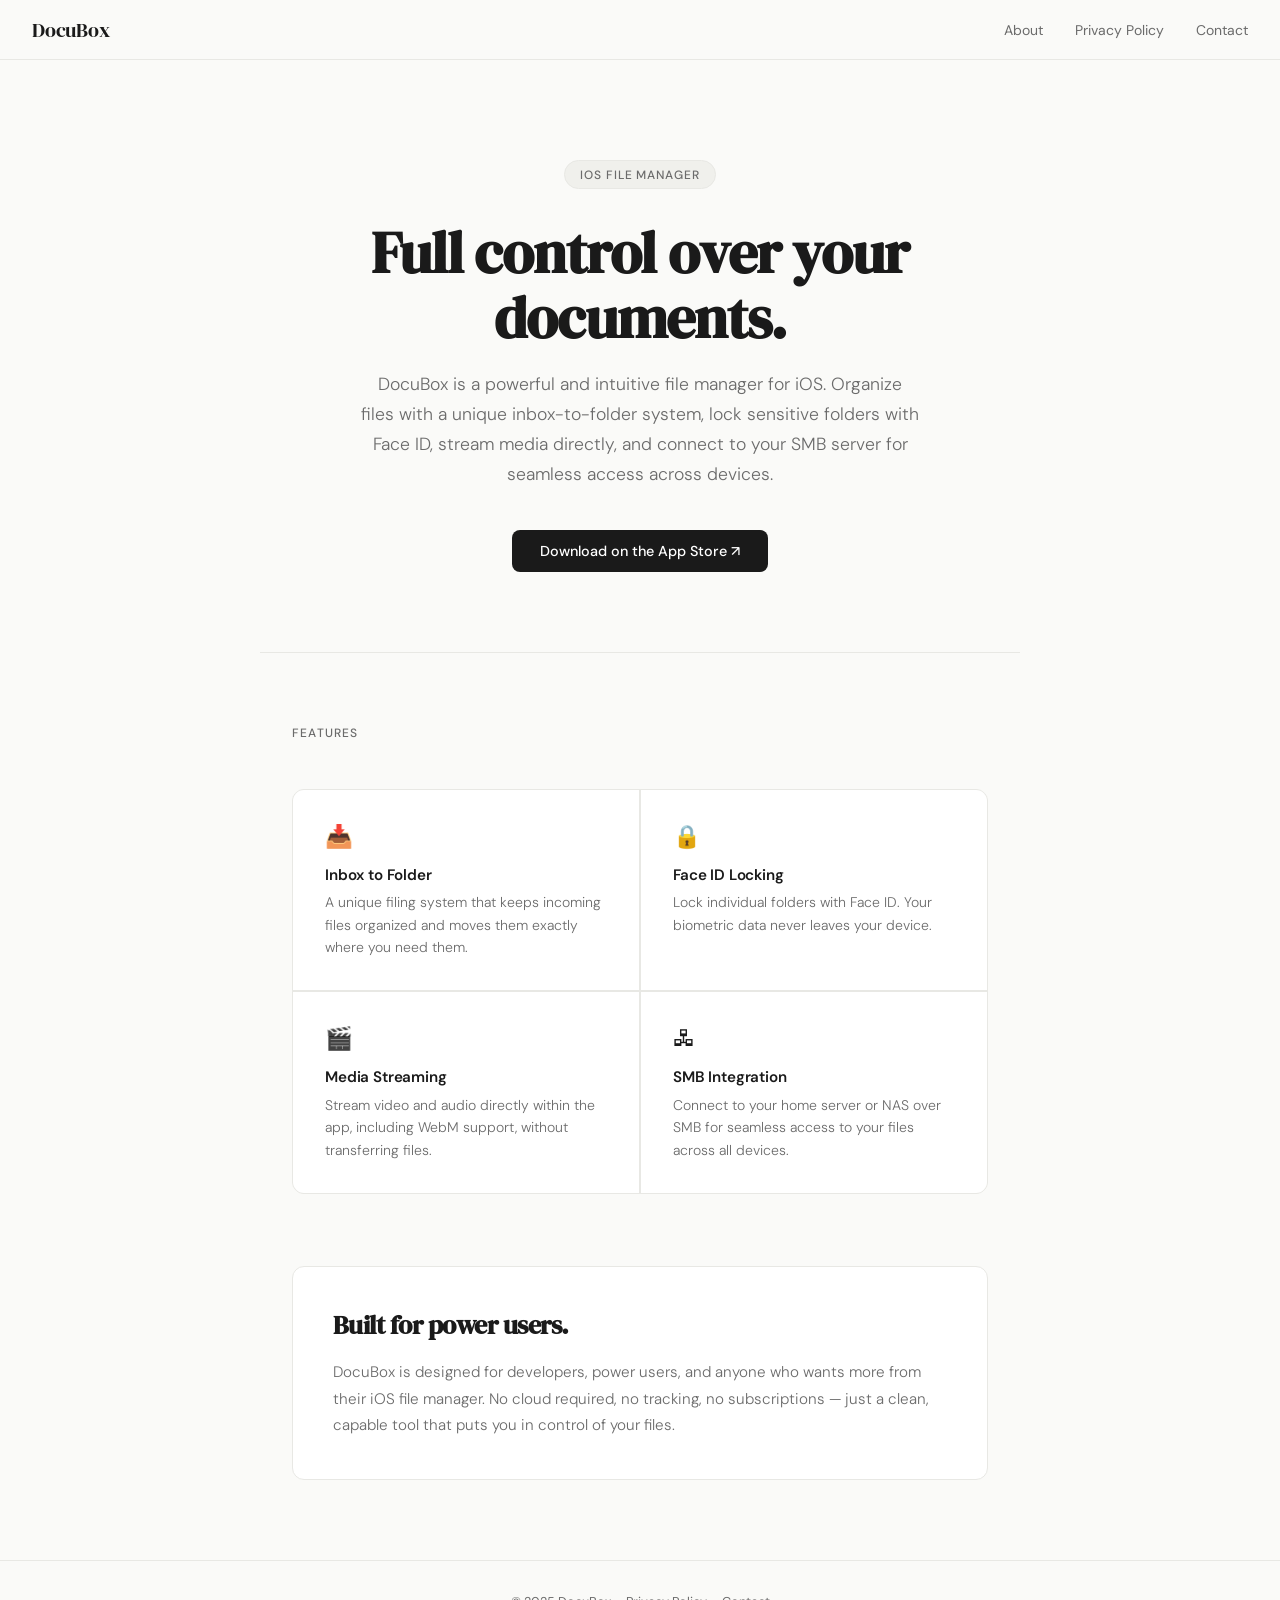
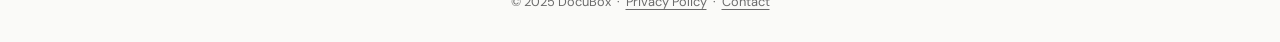
<file: index.html>
<!DOCTYPE html>
<html lang="en">
<head>
  <meta charset="UTF-8" />
  <meta name="viewport" content="width=device-width, initial-scale=1.0" />
  <title>DocuBox — File Manager for iOS</title>
  <link href="https://fonts.googleapis.com/css2?family=DM+Sans:wght@300;400;500;600&family=DM+Serif+Display&display=swap" rel="stylesheet" />
  <style>
    *, *::before, *::after { box-sizing: border-box; margin: 0; padding: 0; }

    :root {
      --bg: #fafaf8;
      --surface: #ffffff;
      --text: #1a1a1a;
      --muted: #6b6b6b;
      --accent: #2c2c2c;
      --border: #e8e8e4;
      --pill-bg: #f0f0ec;
    }

    html { scroll-behavior: smooth; }

    body {
      font-family: 'DM Sans', sans-serif;
      background: var(--bg);
      color: var(--text);
      min-height: 100vh;
      -webkit-font-smoothing: antialiased;
    }

    /* NAV */
    nav {
      position: sticky;
      top: 0;
      z-index: 100;
      background: rgba(250, 250, 248, 0.92);
      backdrop-filter: blur(12px);
      border-bottom: 1px solid var(--border);
      padding: 0 2rem;
      height: 60px;
      display: flex;
      align-items: center;
      justify-content: space-between;
    }

    .nav-logo {
      font-family: 'DM Serif Display', serif;
      font-size: 1.25rem;
      color: var(--text);
      text-decoration: none;
      letter-spacing: -0.01em;
    }

    .nav-links {
      display: flex;
      gap: 2rem;
      list-style: none;
    }

    .nav-links a {
      font-size: 0.875rem;
      color: var(--muted);
      text-decoration: none;
      font-weight: 400;
      transition: color 0.2s;
    }

    .nav-links a:hover { color: var(--text); }

    /* HERO */
    .hero {
      max-width: 760px;
      margin: 0 auto;
      padding: 100px 2rem 80px;
      text-align: center;
    }

    .hero-badge {
      display: inline-block;
      background: var(--pill-bg);
      border: 1px solid var(--border);
      color: var(--muted);
      font-size: 0.75rem;
      font-weight: 500;
      letter-spacing: 0.08em;
      text-transform: uppercase;
      padding: 0.35rem 0.9rem;
      border-radius: 100px;
      margin-bottom: 2rem;
    }

    .hero h1 {
      font-family: 'DM Serif Display', serif;
      font-size: clamp(2.4rem, 6vw, 3.6rem);
      line-height: 1.12;
      letter-spacing: -0.02em;
      color: var(--text);
      margin-bottom: 1.25rem;
    }

    .hero p {
      font-size: 1.1rem;
      color: var(--muted);
      line-height: 1.7;
      max-width: 560px;
      margin: 0 auto 2.5rem;
      font-weight: 300;
    }

    .hero-cta {
      display: inline-flex;
      align-items: center;
      gap: 0.5rem;
      background: var(--text);
      color: #fff;
      text-decoration: none;
      font-size: 0.9rem;
      font-weight: 500;
      padding: 0.75rem 1.75rem;
      border-radius: 8px;
      transition: opacity 0.2s;
    }

    .hero-cta:hover { opacity: 0.82; }

    /* DIVIDER */
    .divider {
      max-width: 760px;
      margin: 0 auto;
      padding: 0 2rem;
      border: none;
      border-top: 1px solid var(--border);
    }

    /* FEATURES */
    .features {
      max-width: 760px;
      margin: 0 auto;
      padding: 72px 2rem;
    }

    .features-label {
      font-size: 0.75rem;
      font-weight: 500;
      letter-spacing: 0.1em;
      text-transform: uppercase;
      color: var(--muted);
      margin-bottom: 3rem;
    }

    .features-grid {
      display: grid;
      grid-template-columns: 1fr 1fr;
      gap: 2px;
      background: var(--border);
      border: 1px solid var(--border);
      border-radius: 12px;
      overflow: hidden;
    }

    .feature-card {
      background: var(--surface);
      padding: 2rem;
    }

    .feature-icon {
      font-size: 1.4rem;
      margin-bottom: 0.875rem;
      display: block;
    }

    .feature-card h3 {
      font-size: 0.95rem;
      font-weight: 600;
      margin-bottom: 0.4rem;
      letter-spacing: -0.01em;
    }

    .feature-card p {
      font-size: 0.875rem;
      color: var(--muted);
      line-height: 1.6;
      font-weight: 300;
    }

    /* ABOUT */
    .about {
      max-width: 760px;
      margin: 0 auto;
      padding: 0 2rem 80px;
    }

    .about-inner {
      background: var(--surface);
      border: 1px solid var(--border);
      border-radius: 12px;
      padding: 2.5rem;
    }

    .about-inner h2 {
      font-family: 'DM Serif Display', serif;
      font-size: 1.6rem;
      letter-spacing: -0.02em;
      margin-bottom: 1rem;
    }

    .about-inner p {
      font-size: 0.95rem;
      color: var(--muted);
      line-height: 1.75;
      font-weight: 300;
    }

    /* FOOTER */
    footer {
      border-top: 1px solid var(--border);
      padding: 2rem;
      text-align: center;
    }

    footer p {
      font-size: 0.8rem;
      color: var(--muted);
    }

    footer a {
      color: var(--muted);
      text-decoration: underline;
      text-underline-offset: 3px;
    }

    footer a:hover { color: var(--text); }

    @media (max-width: 560px) {
      .features-grid { grid-template-columns: 1fr; }
      .hero { padding: 60px 1.5rem 60px; }
    }
  </style>
</head>
<body>

  <nav>
    <a class="nav-logo" href="index.html">DocuBox</a>
    <ul class="nav-links">
      <li><a href="index.html">About</a></li>
      <li><a href="privacy-policy.html">Privacy Policy</a></li>
      <li><a href="contact.html">Contact</a></li>
    </ul>
  </nav>

  <section class="hero">
    <span class="hero-badge">iOS File Manager</span>
    <h1>Full control over your documents.</h1>
    <p>DocuBox is a powerful and intuitive file manager for iOS. Organize files with a unique inbox-to-folder system, lock sensitive folders with Face ID, stream media directly, and connect to your SMB server for seamless access across devices.</p>
    <a class="hero-cta" href="https://apps.apple.com/us/app/docubox/id6749492559" target="_blank">
      Download on the App Store ↗
    </a>
  </section>

  <hr class="divider" />

  <section class="features">
    <p class="features-label">Features</p>
    <div class="features-grid">
      <div class="feature-card">
        <span class="feature-icon">📥</span>
        <h3>Inbox to Folder</h3>
        <p>A unique filing system that keeps incoming files organized and moves them exactly where you need them.</p>
      </div>
      <div class="feature-card">
        <span class="feature-icon">🔒</span>
        <h3>Face ID Locking</h3>
        <p>Lock individual folders with Face ID. Your biometric data never leaves your device.</p>
      </div>
      <div class="feature-card">
        <span class="feature-icon">🎬</span>
        <h3>Media Streaming</h3>
        <p>Stream video and audio directly within the app, including WebM support, without transferring files.</p>
      </div>
      <div class="feature-card">
        <span class="feature-icon">🖧</span>
        <h3>SMB Integration</h3>
        <p>Connect to your home server or NAS over SMB for seamless access to your files across all devices.</p>
      </div>
    </div>
  </section>

  <section class="about">
    <div class="about-inner">
      <h2>Built for power users.</h2>
      <p>DocuBox is designed for developers, power users, and anyone who wants more from their iOS file manager. No cloud required, no tracking, no subscriptions — just a clean, capable tool that puts you in control of your files.</p>
    </div>
  </section>

  <footer>
    <p>
      © 2025 DocuBox &nbsp;·&nbsp;
      <a href="privacy-policy.html">Privacy Policy</a> &nbsp;·&nbsp;
      <a href="contact.html">Contact</a>
    </p>
  </footer>

</body>
</html>
</file>
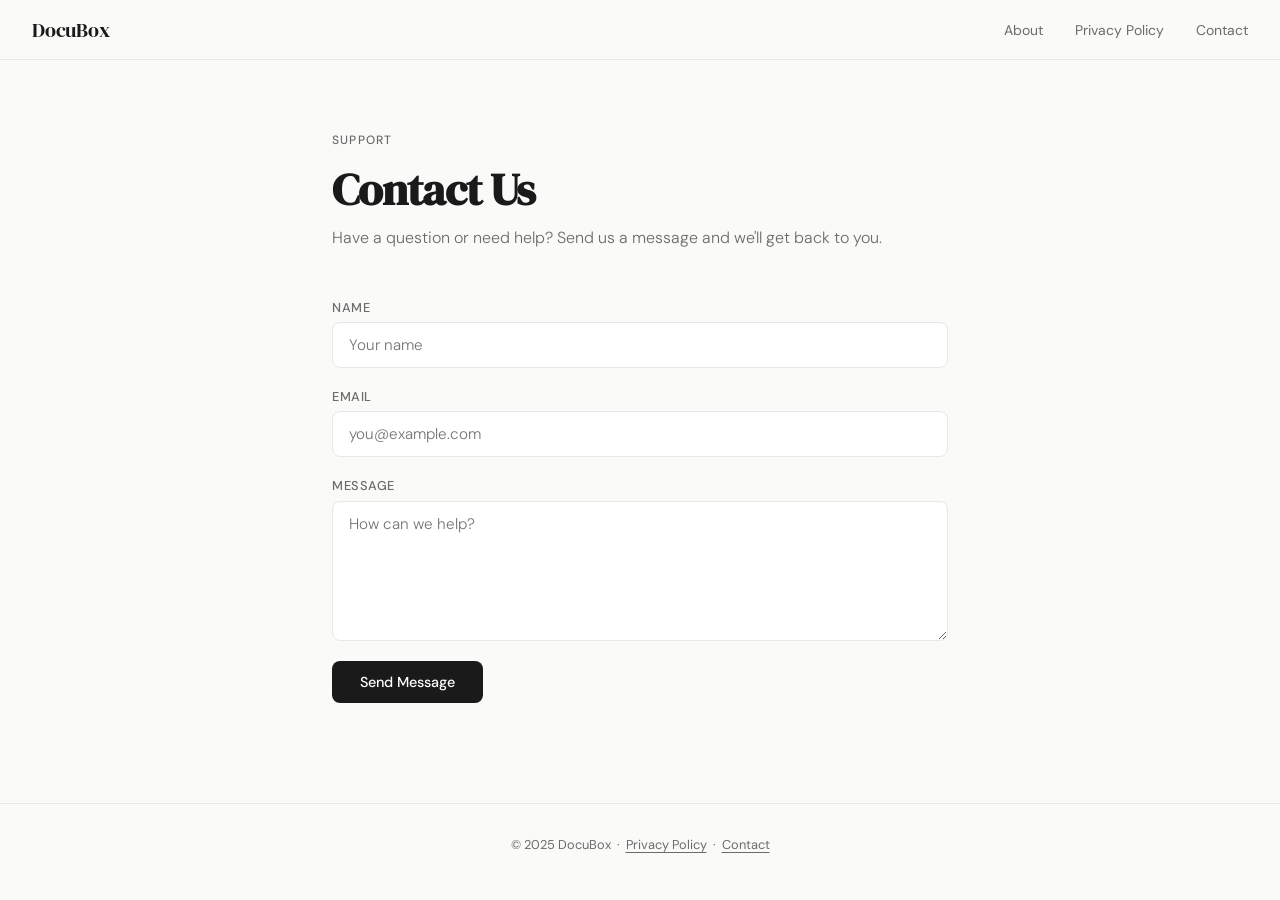
<file: contact.html>
<!DOCTYPE html>
<html lang="en">
<head>
  <meta charset="UTF-8" />
  <meta name="viewport" content="width=device-width, initial-scale=1.0" />
  <title>Contact — DocuBox</title>
  <link href="https://fonts.googleapis.com/css2?family=DM+Sans:wght@300;400;500;600&family=DM+Serif+Display&display=swap" rel="stylesheet" />
  <style>
    *, *::before, *::after { box-sizing: border-box; margin: 0; padding: 0; }

    :root {
      --bg: #fafaf8;
      --surface: #ffffff;
      --text: #1a1a1a;
      --muted: #6b6b6b;
      --accent: #2c2c2c;
      --border: #e8e8e4;
      --pill-bg: #f0f0ec;
    }

    html { scroll-behavior: smooth; }

    body {
      font-family: 'DM Sans', sans-serif;
      background: var(--bg);
      color: var(--text);
      min-height: 100vh;
      -webkit-font-smoothing: antialiased;
    }

    /* NAV */
    nav {
      position: sticky;
      top: 0;
      z-index: 100;
      background: rgba(250, 250, 248, 0.92);
      backdrop-filter: blur(12px);
      border-bottom: 1px solid var(--border);
      padding: 0 2rem;
      height: 60px;
      display: flex;
      align-items: center;
      justify-content: space-between;
    }

    .nav-logo {
      font-family: 'DM Serif Display', serif;
      font-size: 1.25rem;
      color: var(--text);
      text-decoration: none;
      letter-spacing: -0.01em;
    }

    .nav-links {
      display: flex;
      gap: 2rem;
      list-style: none;
    }

    .nav-links a {
      font-size: 0.875rem;
      color: var(--muted);
      text-decoration: none;
      font-weight: 400;
      transition: color 0.2s;
    }

    .nav-links a:hover { color: var(--text); }

    /* PAGE */
    .page {
      max-width: 680px;
      margin: 0 auto;
      padding: 72px 2rem 100px;
    }

    .page-label {
      font-size: 0.75rem;
      font-weight: 500;
      letter-spacing: 0.1em;
      text-transform: uppercase;
      color: var(--muted);
      margin-bottom: 1rem;
    }

    .page h1 {
      font-family: 'DM Serif Display', serif;
      font-size: clamp(2rem, 5vw, 2.8rem);
      letter-spacing: -0.02em;
      line-height: 1.15;
      margin-bottom: 0.5rem;
    }

    .page .subtitle {
      font-size: 1rem;
      color: var(--muted);
      line-height: 1.7;
      font-weight: 300;
      margin-bottom: 3rem;
    }

    /* FORM */
    .contact-form {
      display: flex;
      flex-direction: column;
      gap: 1.25rem;
    }

    .field {
      display: flex;
      flex-direction: column;
      gap: 0.4rem;
    }

    .field label {
      font-size: 0.8rem;
      font-weight: 500;
      letter-spacing: 0.04em;
      color: var(--muted);
      text-transform: uppercase;
    }

    .field input,
    .field textarea {
      font-family: 'DM Sans', sans-serif;
      font-size: 0.95rem;
      font-weight: 300;
      color: var(--text);
      background: var(--surface);
      border: 1px solid var(--border);
      border-radius: 8px;
      padding: 0.75rem 1rem;
      transition: border-color 0.2s;
      outline: none;
      width: 100%;
    }

    .field input:focus,
    .field textarea:focus {
      border-color: var(--text);
    }

    .field textarea {
      resize: vertical;
      min-height: 140px;
    }

    .submit-btn {
      display: inline-flex;
      align-items: center;
      justify-content: center;
      background: var(--text);
      color: #fff;
      border: none;
      border-radius: 8px;
      font-family: 'DM Sans', sans-serif;
      font-size: 0.9rem;
      font-weight: 500;
      padding: 0.75rem 1.75rem;
      cursor: pointer;
      transition: opacity 0.2s;
      align-self: flex-start;
    }

    .submit-btn:hover { opacity: 0.82; }

    /* SUCCESS */
    .success-card {
      background: var(--surface);
      border: 1px solid var(--border);
      border-radius: 12px;
      padding: 2.5rem;
      text-align: center;
      display: none;
    }

    .success-card h2 {
      font-family: 'DM Serif Display', serif;
      font-size: 1.5rem;
      letter-spacing: -0.01em;
      margin-bottom: 0.75rem;
    }

    .success-card p {
      font-size: 0.95rem;
      color: var(--muted);
      font-weight: 300;
      line-height: 1.7;
    }

    /* FOOTER */
    footer {
      border-top: 1px solid var(--border);
      padding: 2rem;
      text-align: center;
    }

    footer p {
      font-size: 0.8rem;
      color: var(--muted);
    }

    footer a {
      color: var(--muted);
      text-decoration: underline;
      text-underline-offset: 3px;
    }

    footer a:hover { color: var(--text); }

    @media (max-width: 560px) {
      .page { padding: 48px 1.5rem 80px; }
    }
  </style>
</head>
<body>

  <nav>
    <a class="nav-logo" href="index.html">DocuBox</a>
    <ul class="nav-links">
      <li><a href="index.html">About</a></li>
      <li><a href="privacy-policy.html">Privacy Policy</a></li>
      <li><a href="contact.html">Contact</a></li>
    </ul>
  </nav>

  <main class="page">
    <p class="page-label">Support</p>
    <h1>Contact Us</h1>
    <p class="subtitle">Have a question or need help? Send us a message and we'll get back to you.</p>

    <form
      class="contact-form"
      action="https://formsubmit.co/jj1111751@gmail.com"
      method="POST"
      id="contactForm"
    >
      <!-- Disable FormSubmit's default captcha page and redirect back here with ?success=true -->
      <input type="hidden" name="_captcha" value="false" />
      <input type="hidden" name="_next" value="https://sgtvance.github.io/Docubox/contact.html?success=true" />
      <input type="hidden" name="_subject" value="DocuBox Support Request" />

      <div class="field">
        <label for="name">Name</label>
        <input type="text" id="name" name="name" placeholder="Your name" required />
      </div>

      <div class="field">
        <label for="email">Email</label>
        <input type="email" id="email" name="email" placeholder="you@example.com" required />
      </div>

      <div class="field">
        <label for="message">Message</label>
        <textarea id="message" name="message" placeholder="How can we help?" required></textarea>
      </div>

      <button type="submit" class="submit-btn">Send Message</button>
    </form>

    <div class="success-card" id="successCard">
      <h2>Message sent.</h2>
      <p>Thanks for reaching out. We'll get back to you as soon as possible.</p>
    </div>
  </main>

  <footer>
    <p>
      © 2025 DocuBox &nbsp;·&nbsp;
      <a href="privacy-policy.html">Privacy Policy</a> &nbsp;·&nbsp;
      <a href="contact.html">Contact</a>
    </p>
  </footer>

  <script>
    // Show success message when redirected back after form submission
    if (new URLSearchParams(window.location.search).get('success') === 'true') {
      document.getElementById('contactForm').style.display = 'none';
      document.getElementById('successCard').style.display = 'block';
    }
  </script>

</body>
</html>
</file>
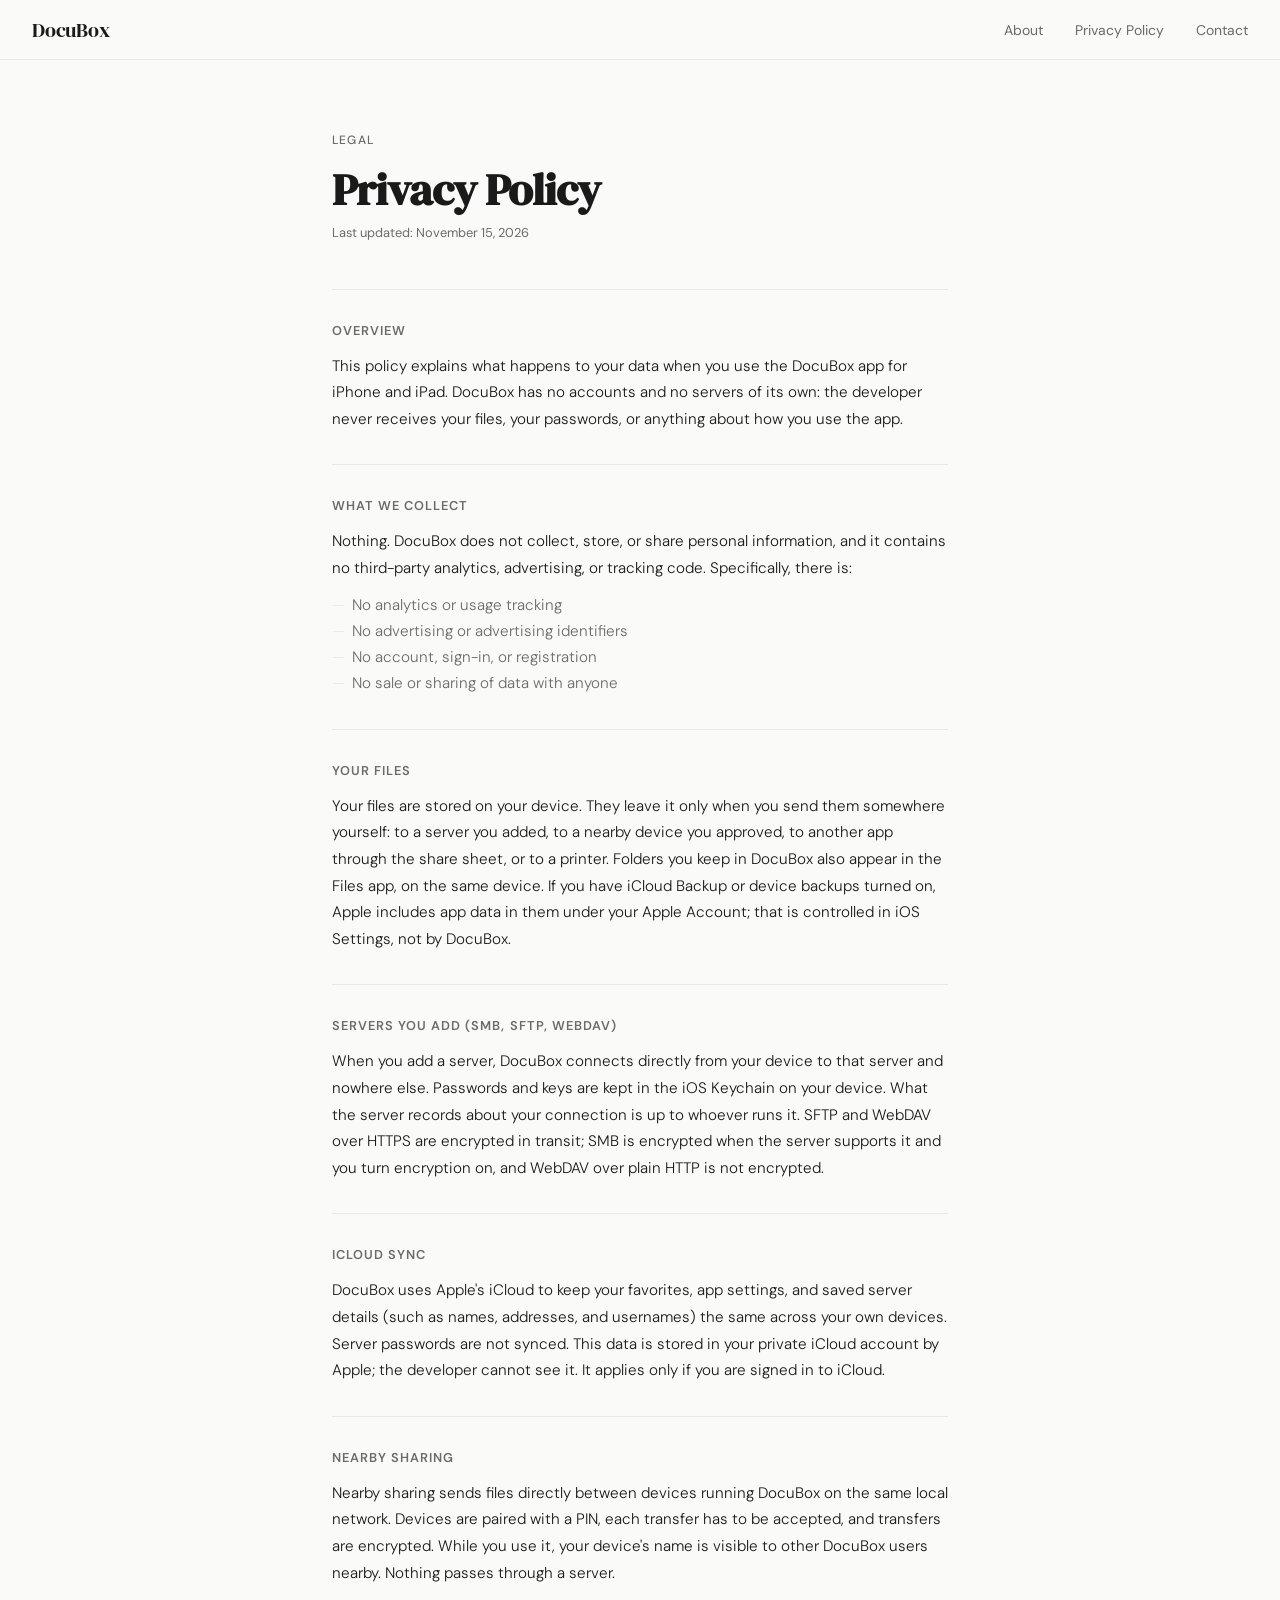
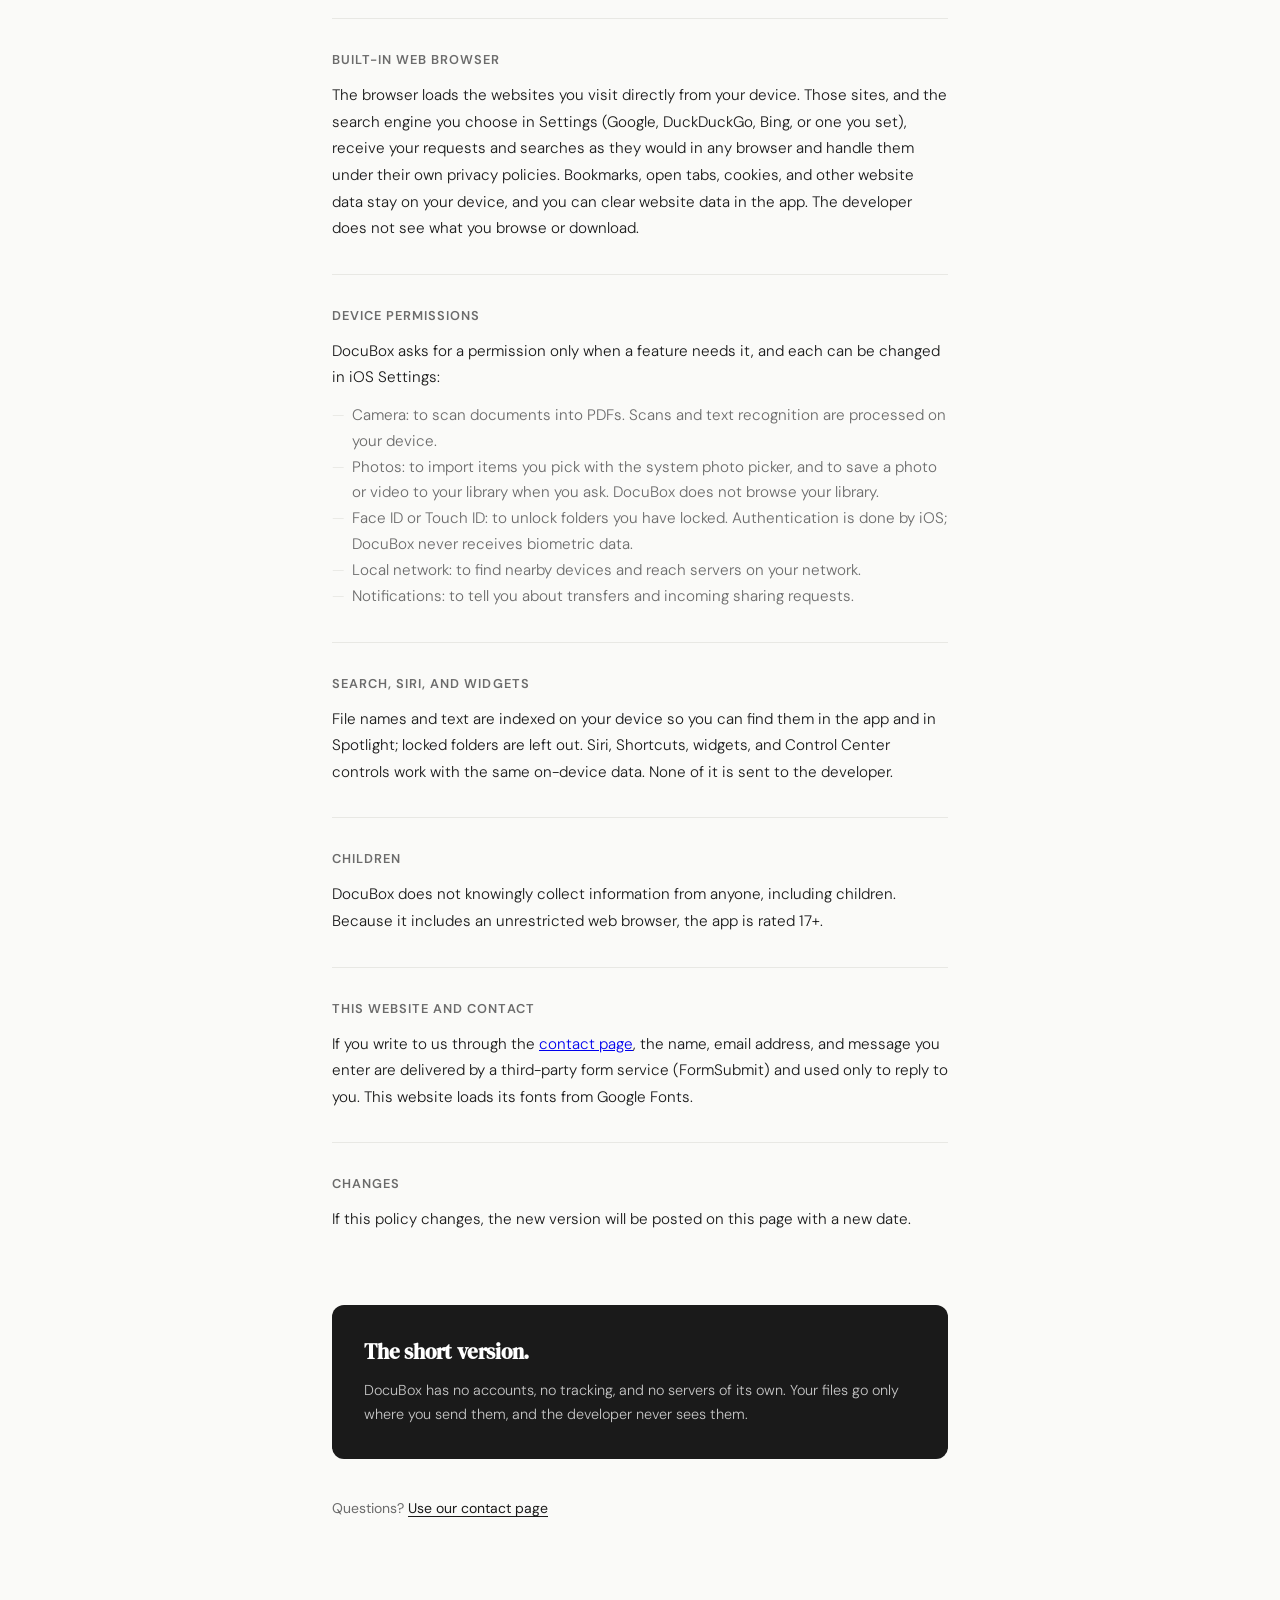
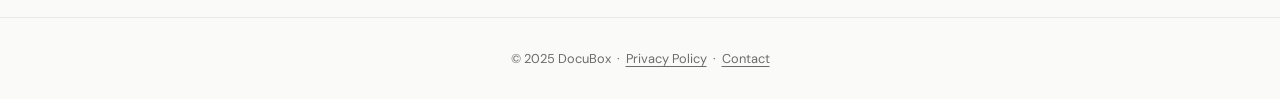
<file: privacy-policy.html>
<!DOCTYPE html>
<html lang="en">
<head>
  <meta charset="UTF-8" />
  <meta name="viewport" content="width=device-width, initial-scale=1.0" />
  <title>Privacy Policy — DocuBox</title>
  <link href="https://fonts.googleapis.com/css2?family=DM+Sans:wght@300;400;500;600&family=DM+Serif+Display&display=swap" rel="stylesheet" />
  <style>
    *, *::before, *::after { box-sizing: border-box; margin: 0; padding: 0; }

    :root {
      --bg: #fafaf8;
      --surface: #ffffff;
      --text: #1a1a1a;
      --muted: #6b6b6b;
      --accent: #2c2c2c;
      --border: #e8e8e4;
      --pill-bg: #f0f0ec;
    }

    html { scroll-behavior: smooth; }

    body {
      font-family: 'DM Sans', sans-serif;
      background: var(--bg);
      color: var(--text);
      min-height: 100vh;
      -webkit-font-smoothing: antialiased;
    }

    /* NAV */
    nav {
      position: sticky;
      top: 0;
      z-index: 100;
      background: rgba(250, 250, 248, 0.92);
      backdrop-filter: blur(12px);
      border-bottom: 1px solid var(--border);
      padding: 0 2rem;
      height: 60px;
      display: flex;
      align-items: center;
      justify-content: space-between;
    }

    .nav-logo {
      font-family: 'DM Serif Display', serif;
      font-size: 1.25rem;
      color: var(--text);
      text-decoration: none;
      letter-spacing: -0.01em;
    }

    .nav-links {
      display: flex;
      gap: 2rem;
      list-style: none;
    }

    .nav-links a {
      font-size: 0.875rem;
      color: var(--muted);
      text-decoration: none;
      font-weight: 400;
      transition: color 0.2s;
    }

    .nav-links a:hover { color: var(--text); }

    /* PAGE */
    .page {
      max-width: 680px;
      margin: 0 auto;
      padding: 72px 2rem 100px;
    }

    .page-label {
      font-size: 0.75rem;
      font-weight: 500;
      letter-spacing: 0.1em;
      text-transform: uppercase;
      color: var(--muted);
      margin-bottom: 1rem;
    }

    .page h1 {
      font-family: 'DM Serif Display', serif;
      font-size: clamp(2rem, 5vw, 2.8rem);
      letter-spacing: -0.02em;
      line-height: 1.15;
      margin-bottom: 0.5rem;
    }

    .page .updated {
      font-size: 0.8rem;
      color: var(--muted);
      margin-bottom: 3rem;
    }

    /* SECTIONS */
    .policy-section {
      border-top: 1px solid var(--border);
      padding: 2rem 0;
    }

    .policy-section:last-of-type {
      border-bottom: 1px solid var(--border);
    }

    .policy-section h2 {
      font-size: 0.8rem;
      font-weight: 600;
      letter-spacing: 0.08em;
      text-transform: uppercase;
      color: var(--muted);
      margin-bottom: 0.875rem;
    }

    .policy-section p {
      font-size: 0.95rem;
      color: var(--text);
      line-height: 1.75;
      font-weight: 300;
    }

    .policy-section ul {
      list-style: none;
      margin-top: 0.75rem;
    }

    .policy-section ul li {
      font-size: 0.95rem;
      color: var(--muted);
      line-height: 1.7;
      font-weight: 300;
      padding-left: 1.25rem;
      position: relative;
    }

    .policy-section ul li::before {
      content: '—';
      position: absolute;
      left: 0;
      color: var(--border);
    }

    /* SUMMARY CARD */
    .summary-card {
      background: var(--text);
      color: #fff;
      border-radius: 12px;
      padding: 2rem;
      margin-top: 2.5rem;
    }

    .summary-card h3 {
      font-family: 'DM Serif Display', serif;
      font-size: 1.3rem;
      margin-bottom: 0.75rem;
      letter-spacing: -0.01em;
    }

    .summary-card p {
      font-size: 0.9rem;
      line-height: 1.7;
      opacity: 0.75;
      font-weight: 300;
    }

    /* CONTACT */
    .contact-row {
      margin-top: 2.5rem;
    }

    .contact-row p {
      font-size: 0.875rem;
      color: var(--muted);
    }

    .contact-row a {
      color: var(--text);
      text-decoration: underline;
      text-underline-offset: 3px;
    }

    /* FOOTER */
    footer {
      border-top: 1px solid var(--border);
      padding: 2rem;
      text-align: center;
    }

    footer p {
      font-size: 0.8rem;
      color: var(--muted);
    }

    footer a {
      color: var(--muted);
      text-decoration: underline;
      text-underline-offset: 3px;
    }

    footer a:hover { color: var(--text); }

    @media (max-width: 560px) {
      .page { padding: 48px 1.5rem 80px; }
    }
  </style>
</head>
<body>

  <nav>
    <a class="nav-logo" href="index.html">DocuBox</a>
    <ul class="nav-links">
      <li><a href="index.html">About</a></li>
      <li><a href="privacy-policy.html">Privacy Policy</a></li>
      <li><a href="contact.html">Contact</a></li>
    </ul>
  </nav>

  <main class="page">
    <p class="page-label">Legal</p>
    <h1>Privacy Policy</h1>
    <p class="updated">Last updated: November 15, 2026</p>

    <div class="policy-section">
      <h2>Overview</h2>
      <p>This policy explains what happens to your data when you use the DocuBox app for iPhone and iPad. DocuBox has no accounts and no servers of its own: the developer never receives your files, your passwords, or anything about how you use the app.</p>
    </div>

    <div class="policy-section">
      <h2>What We Collect</h2>
      <p>Nothing. DocuBox does not collect, store, or share personal information, and it contains no third-party analytics, advertising, or tracking code. Specifically, there is:</p>
      <ul>
        <li>No analytics or usage tracking</li>
        <li>No advertising or advertising identifiers</li>
        <li>No account, sign-in, or registration</li>
        <li>No sale or sharing of data with anyone</li>
      </ul>
    </div>

    <div class="policy-section">
      <h2>Your Files</h2>
      <p>Your files are stored on your device. They leave it only when you send them somewhere yourself: to a server you added, to a nearby device you approved, to another app through the share sheet, or to a printer. Folders you keep in DocuBox also appear in the Files app, on the same device. If you have iCloud Backup or device backups turned on, Apple includes app data in them under your Apple Account; that is controlled in iOS Settings, not by DocuBox.</p>
    </div>

    <div class="policy-section">
      <h2>Servers You Add (SMB, SFTP, WebDAV)</h2>
      <p>When you add a server, DocuBox connects directly from your device to that server and nowhere else. Passwords and keys are kept in the iOS Keychain on your device. What the server records about your connection is up to whoever runs it. SFTP and WebDAV over HTTPS are encrypted in transit; SMB is encrypted when the server supports it and you turn encryption on, and WebDAV over plain HTTP is not encrypted.</p>
    </div>

    <div class="policy-section">
      <h2>iCloud Sync</h2>
      <p>DocuBox uses Apple's iCloud to keep your favorites, app settings, and saved server details (such as names, addresses, and usernames) the same across your own devices. Server passwords are not synced. This data is stored in your private iCloud account by Apple; the developer cannot see it. It applies only if you are signed in to iCloud.</p>
    </div>

    <div class="policy-section">
      <h2>Nearby Sharing</h2>
      <p>Nearby sharing sends files directly between devices running DocuBox on the same local network. Devices are paired with a PIN, each transfer has to be accepted, and transfers are encrypted. While you use it, your device's name is visible to other DocuBox users nearby. Nothing passes through a server.</p>
    </div>

    <div class="policy-section">
      <h2>Built-in Web Browser</h2>
      <p>The browser loads the websites you visit directly from your device. Those sites, and the search engine you choose in Settings (Google, DuckDuckGo, Bing, or one you set), receive your requests and searches as they would in any browser and handle them under their own privacy policies. Bookmarks, open tabs, cookies, and other website data stay on your device, and you can clear website data in the app. The developer does not see what you browse or download.</p>
    </div>

    <div class="policy-section">
      <h2>Device Permissions</h2>
      <p>DocuBox asks for a permission only when a feature needs it, and each can be changed in iOS Settings:</p>
      <ul>
        <li>Camera: to scan documents into PDFs. Scans and text recognition are processed on your device.</li>
        <li>Photos: to import items you pick with the system photo picker, and to save a photo or video to your library when you ask. DocuBox does not browse your library.</li>
        <li>Face ID or Touch ID: to unlock folders you have locked. Authentication is done by iOS; DocuBox never receives biometric data.</li>
        <li>Local network: to find nearby devices and reach servers on your network.</li>
        <li>Notifications: to tell you about transfers and incoming sharing requests.</li>
      </ul>
    </div>

    <div class="policy-section">
      <h2>Search, Siri, and Widgets</h2>
      <p>File names and text are indexed on your device so you can find them in the app and in Spotlight; locked folders are left out. Siri, Shortcuts, widgets, and Control Center controls work with the same on-device data. None of it is sent to the developer.</p>
    </div>

    <div class="policy-section">
      <h2>Children</h2>
      <p>DocuBox does not knowingly collect information from anyone, including children. Because it includes an unrestricted web browser, the app is rated 17+.</p>
    </div>

    <div class="policy-section">
      <h2>This Website and Contact</h2>
      <p>If you write to us through the <a href="contact.html">contact page</a>, the name, email address, and message you enter are delivered by a third-party form service (FormSubmit) and used only to reply to you. This website loads its fonts from Google Fonts.</p>
    </div>

    <div class="policy-section">
      <h2>Changes</h2>
      <p>If this policy changes, the new version will be posted on this page with a new date.</p>
    </div>

    <div class="summary-card">
      <h3>The short version.</h3>
      <p>DocuBox has no accounts, no tracking, and no servers of its own. Your files go only where you send them, and the developer never sees them.</p>
    </div>

    <div class="contact-row">
      <p>Questions? <a href="contact.html">Use our contact page</a></p>
    </div>
  </main>

  <footer>
    <p>
      © 2025 DocuBox &nbsp;·&nbsp;
      <a href="privacy-policy.html">Privacy Policy</a> &nbsp;·&nbsp;
      <a href="contact.html">Contact</a>
    </p>
  </footer>

</body>
</html>
</file>
